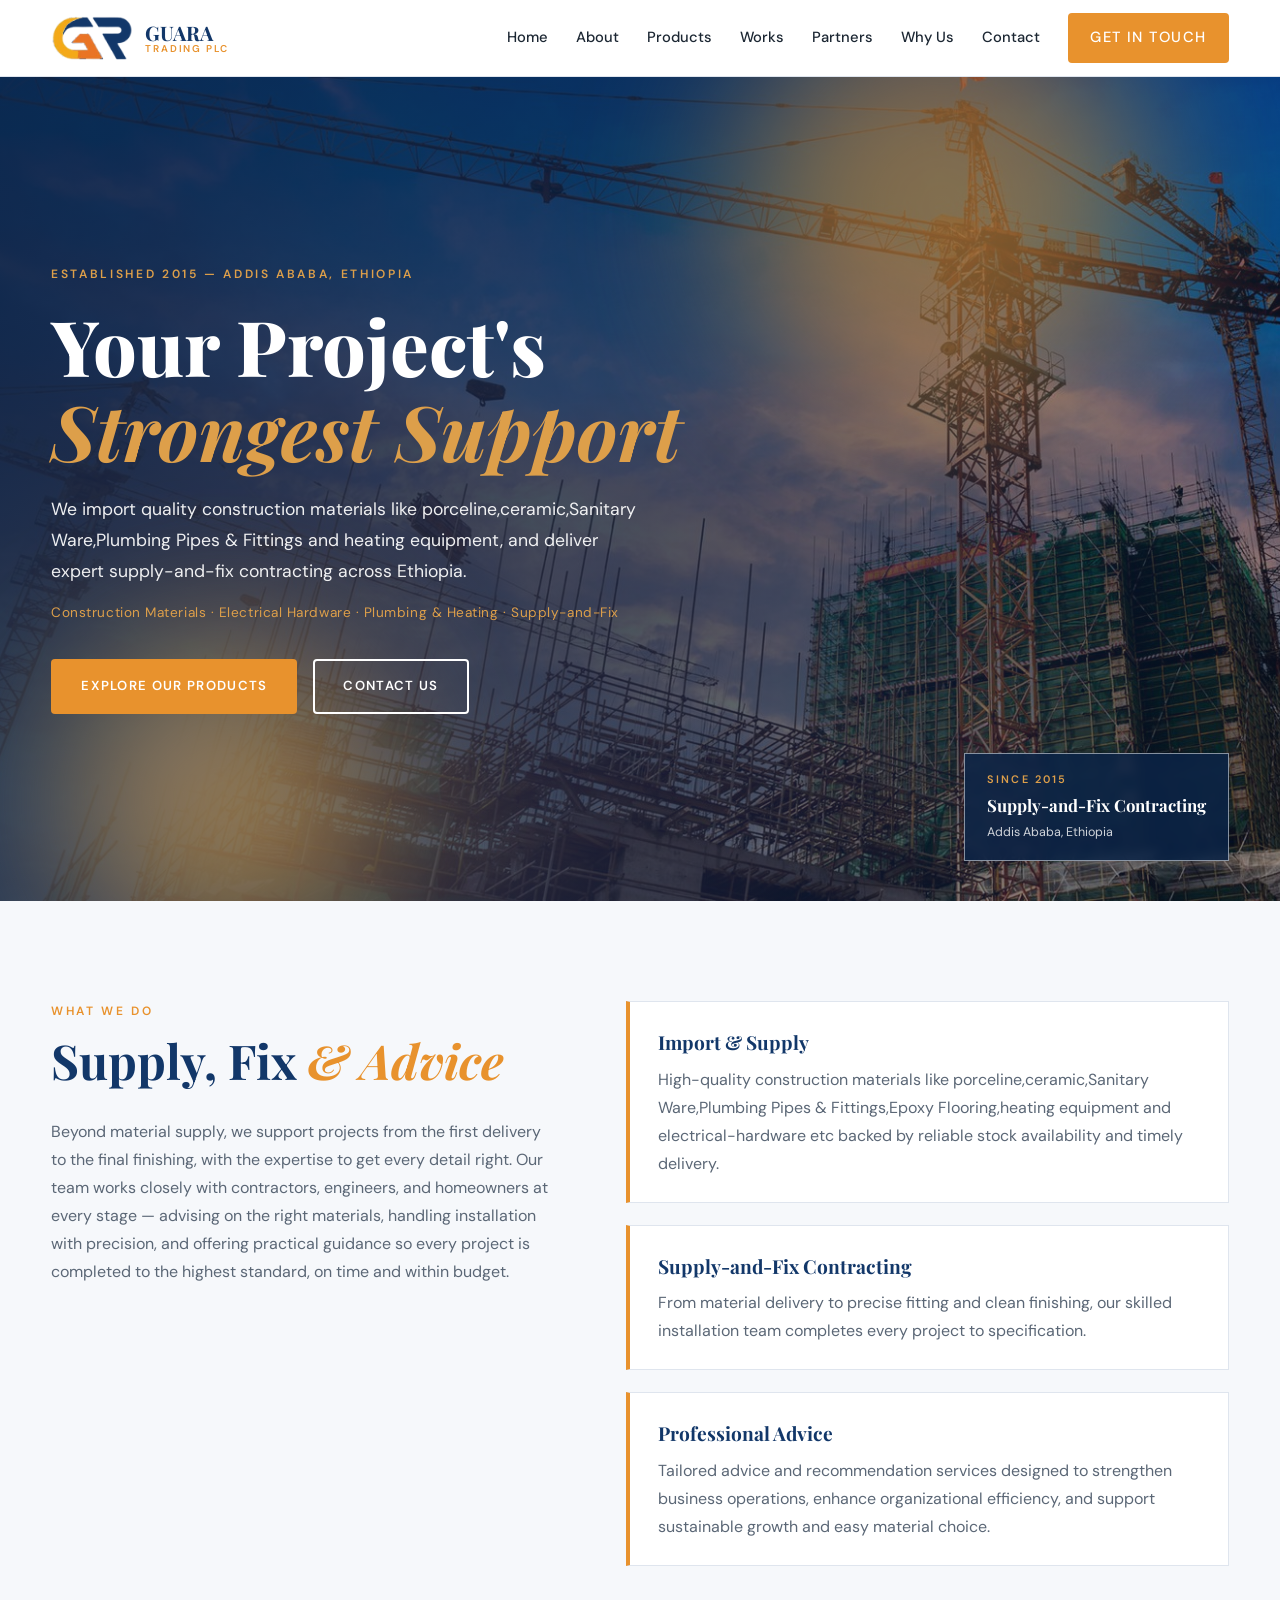
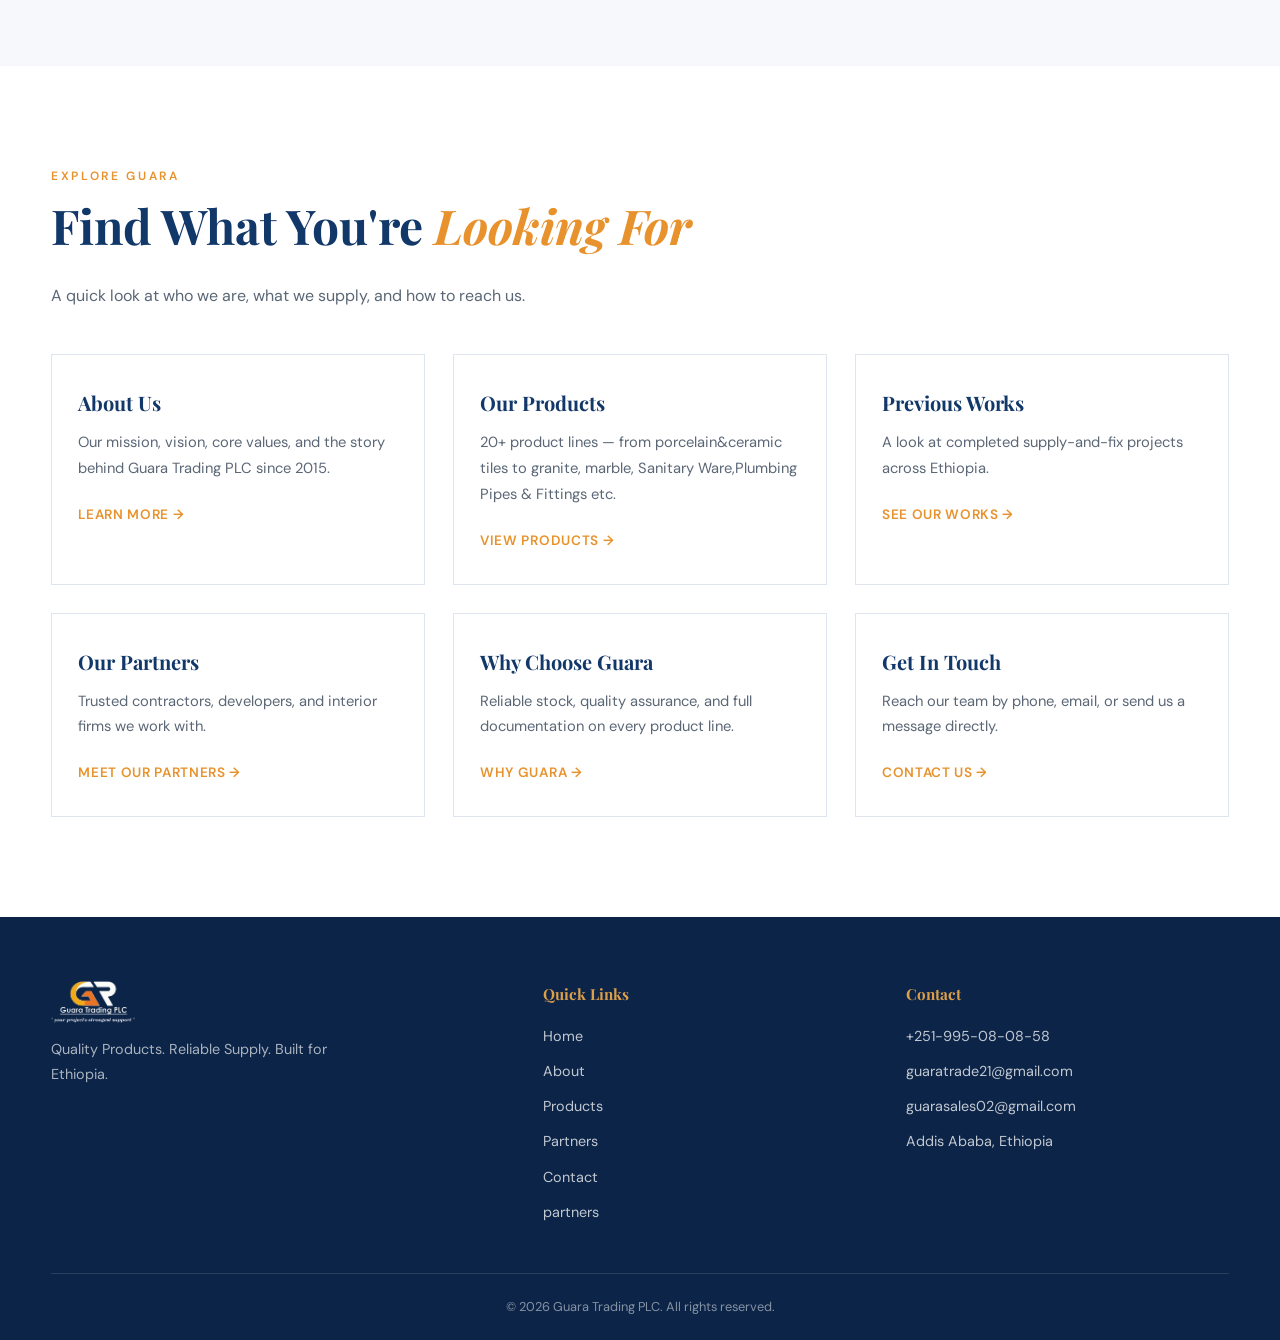
<file: index.html>
<!doctype html>
<html lang="en">
  <head>
    <meta charset="UTF-8" />
    <meta name="viewport" content="width=device-width, initial-scale=1.0" />
    <meta name="color-scheme" content="light" />
    <title>Guara Trading PLC | Your Project's Strongest Support</title>
    <meta
      name="description"
      content="Guara Trading PLC - importer of construction materials, plumbing, electrical hardware, and supply-and-fix contracting in Ethiopia."
    />
    <script>
      document.documentElement.classList.add("js");
    </script>
    <link rel="preconnect" href="https://fonts.googleapis.com" />
    <link rel="preconnect" href="https://fonts.gstatic.com" crossorigin />
    <link
      href="https://fonts.googleapis.com/css2?family=DM+Sans:wght@400;500;600;700&family=Playfair+Display:ital,wght@0,600;0,700;0,800;1,600;1,700&display=swap"
      rel="stylesheet"
    />
    <link rel="stylesheet" href="CSS/style.css" />
  </head>
  <body>
    <!-- ==================== NAVBAR ==================== -->
    <header class="navbar" id="navbar">
      <div class="container navbar__inner">
        <a href="index.html" class="brand">
          <img src="image/logo.png" alt="Guara Trading PLC logo" />
          <span>GUARA <small>TRADING PLC</small></span>
        </a>
        <nav class="menu" id="menu">
          <a href="index.html">Home</a>
          <a href="about.html">About</a>
          <a href="products.html">Products</a>
          <a href="works.html">Works</a>
          <a href="partners.html">Partners</a>
          <a href="why-us.html">Why Us</a>
          <a href="contact.html">Contact</a>
          <a href="contact.html" class="btn btn--primary btn--small"
            >Get in Touch</a
          >
        </nav>
        <button class="menu-toggle" id="menuToggle" aria-label="Open menu">
          &#9776;
        </button>
      </div>
    </header>

    <!-- ==================== HERO ==================== -->
    <section class="hero" id="home">
      <div class="hero__glow hero__glow--1"></div>
      <div class="hero__glow hero__glow--2"></div>
      <div class="container">
        <div class="hero__content">
          <p class="eyebrow eyebrow--light">
            Established 2015 &mdash; Addis Ababa, Ethiopia
          </p>
          <h1>Your Project's <em>Strongest Support</em></h1>
          <p class="hero__text">
            We import quality construction materials like
            porceline,ceramic,Sanitary Ware,Plumbing Pipes & Fittings and
            heating equipment, and deliver expert supply-and-fix contracting
            across Ethiopia.
          </p>
          <p class="hero__tags">
            Construction Materials &middot; Electrical Hardware &middot;
            Plumbing &amp; Heating &middot; Supply-and-Fix
          </p>
          <div class="hero__buttons">
            <a href="products.html" class="btn btn--primary"
              >Explore Our Products</a
            >
            <a href="contact.html" class="btn btn--outline-light">Contact Us</a>
          </div>
        </div>
      </div>
      <div class="hero__badge">
        <span>Since 2015</span>
        <strong>Supply-and-Fix Contracting</strong>
        <small>Addis Ababa, Ethiopia</small>
      </div>
    </section>

    <!-- ==================== WHAT WE DO ==================== -->
    <section class="section section--soft" id="services">
      <div class="container what">
        <div class="reveal">
          <p class="eyebrow">What We Do</p>
          <h2 class="section-title">Supply, Fix <em>&amp; Advice</em></h2>
          <p class="lead">
            Beyond material supply, we support projects from the first delivery
            to the final finishing, with the expertise to get every detail
            right. Our team works closely with contractors, engineers, and
            homeowners at every stage — advising on the right materials,
            handling installation with precision, and offering practical
            guidance so every project is completed to the highest standard, on
            time and within budget.
          </p>
        </div>

        <div class="features reveal">
          <article class="feature">
            <h3>Import &amp; Supply</h3>
            <p>
              High-quality construction materials like
              porceline,ceramic,Sanitary Ware,Plumbing Pipes & Fittings,Epoxy
              Flooring,heating equipment and electrical-hardware etc backed by
              reliable stock availability and timely delivery.
            </p>
          </article>
          <article class="feature">
            <h3>Supply-and-Fix Contracting</h3>
            <p>
              From material delivery to precise fitting and clean finishing, our
              skilled installation team completes every project to
              specification.
            </p>
          </article>
          <article class="feature">
            <h3>Professional Advice</h3>
            <p>
              Tailored advice and recommendation services designed to strengthen
              business operations, enhance organizational efficiency, and
              support sustainable growth and easy material choice.
            </p>
          </article>
        </div>
      </div>
    </section>

    <!-- ==================== EXPLORE SECTIONS (TEASERS) ==================== -->
    <section class="section" id="explore">
      <div class="container">
        <div class="reveal">
          <p class="eyebrow">Explore Guara</p>
          <h2 class="section-title">Find What You're <em>Looking For</em></h2>
          <p class="lead">
            A quick look at who we are, what we supply, and how to reach us.
          </p>
        </div>

        <div class="teaser-grid reveal">
          <article class="teaser-card">
            <h3>About Us</h3>
            <p>
              Our mission, vision, core values, and the story behind Guara
              Trading PLC since 2015.
            </p>
            <a href="about.html">Learn More &rarr;</a>
          </article>

          <article class="teaser-card">
            <h3>Our Products</h3>
            <p>
              20+ product lines — from porcelain&ceramic tiles to granite,
              marble, Sanitary Ware,Plumbing Pipes & Fittings etc.
            </p>
            <a href="products.html">View Products &rarr;</a>
          </article>

          <article class="teaser-card">
            <h3>Previous Works</h3>
            <p>A look at completed supply-and-fix projects across Ethiopia.</p>
            <a href="works.html">See Our Works &rarr;</a>
          </article>

          <article class="teaser-card">
            <h3>Our Partners</h3>
            <p>
              Trusted contractors, developers, and interior firms we work with.
            </p>
            <a href="partners.html">Meet Our Partners &rarr;</a>
          </article>

          <article class="teaser-card">
            <h3>Why Choose Guara</h3>
            <p>
              Reliable stock, quality assurance, and full documentation on every
              product line.
            </p>
            <a href="why-us.html">Why Guara &rarr;</a>
          </article>

          <article class="teaser-card">
            <h3>Get In Touch</h3>
            <p>
              Reach our team by phone, email, or send us a message directly.
            </p>
            <a href="contact.html">Contact Us &rarr;</a>
          </article>
        </div>
      </div>
    </section>

    <!-- ==================== FOOTER ==================== -->
    <footer class="footer">
      <div class="container footer__inner">
        <div class="footer__brand">
          <img src="image/logo-white.png" alt="Guara Trading PLC" />
          <p>Quality Products. Reliable Supply. Built for Ethiopia.</p>
        </div>
        <div class="footer__col">
          <h4>Quick Links</h4>
          <a href="index.html">Home</a>
          <a href="about.html">About</a>
          <a href="products.html">Products</a>
          <a href="partners.html">Partners</a>
          <a href="contact.html">Contact</a>
          <a href="partners.html">partners</a>
        </div>
        <div class="footer__col">
          <h4>Contact</h4>
          <a href="tel:+251995080858">+251-995-08-08-58</a>
          <a href="mailto:guaratrade21@gmail.com">guaratrade21@gmail.com</a>
          <a href="mailto:guarasales02@gmail.com">guarasales02@gmail.com</a>
          <span>Addis Ababa, Ethiopia</span>
        </div>
      </div>
      <div class="footer__bottom">
        <span>&copy; 2026 Guara Trading PLC. All rights reserved.</span>
      </div>
    </footer>

    <script src="JS/main.js"></script>
  </body>
</html>
</file>
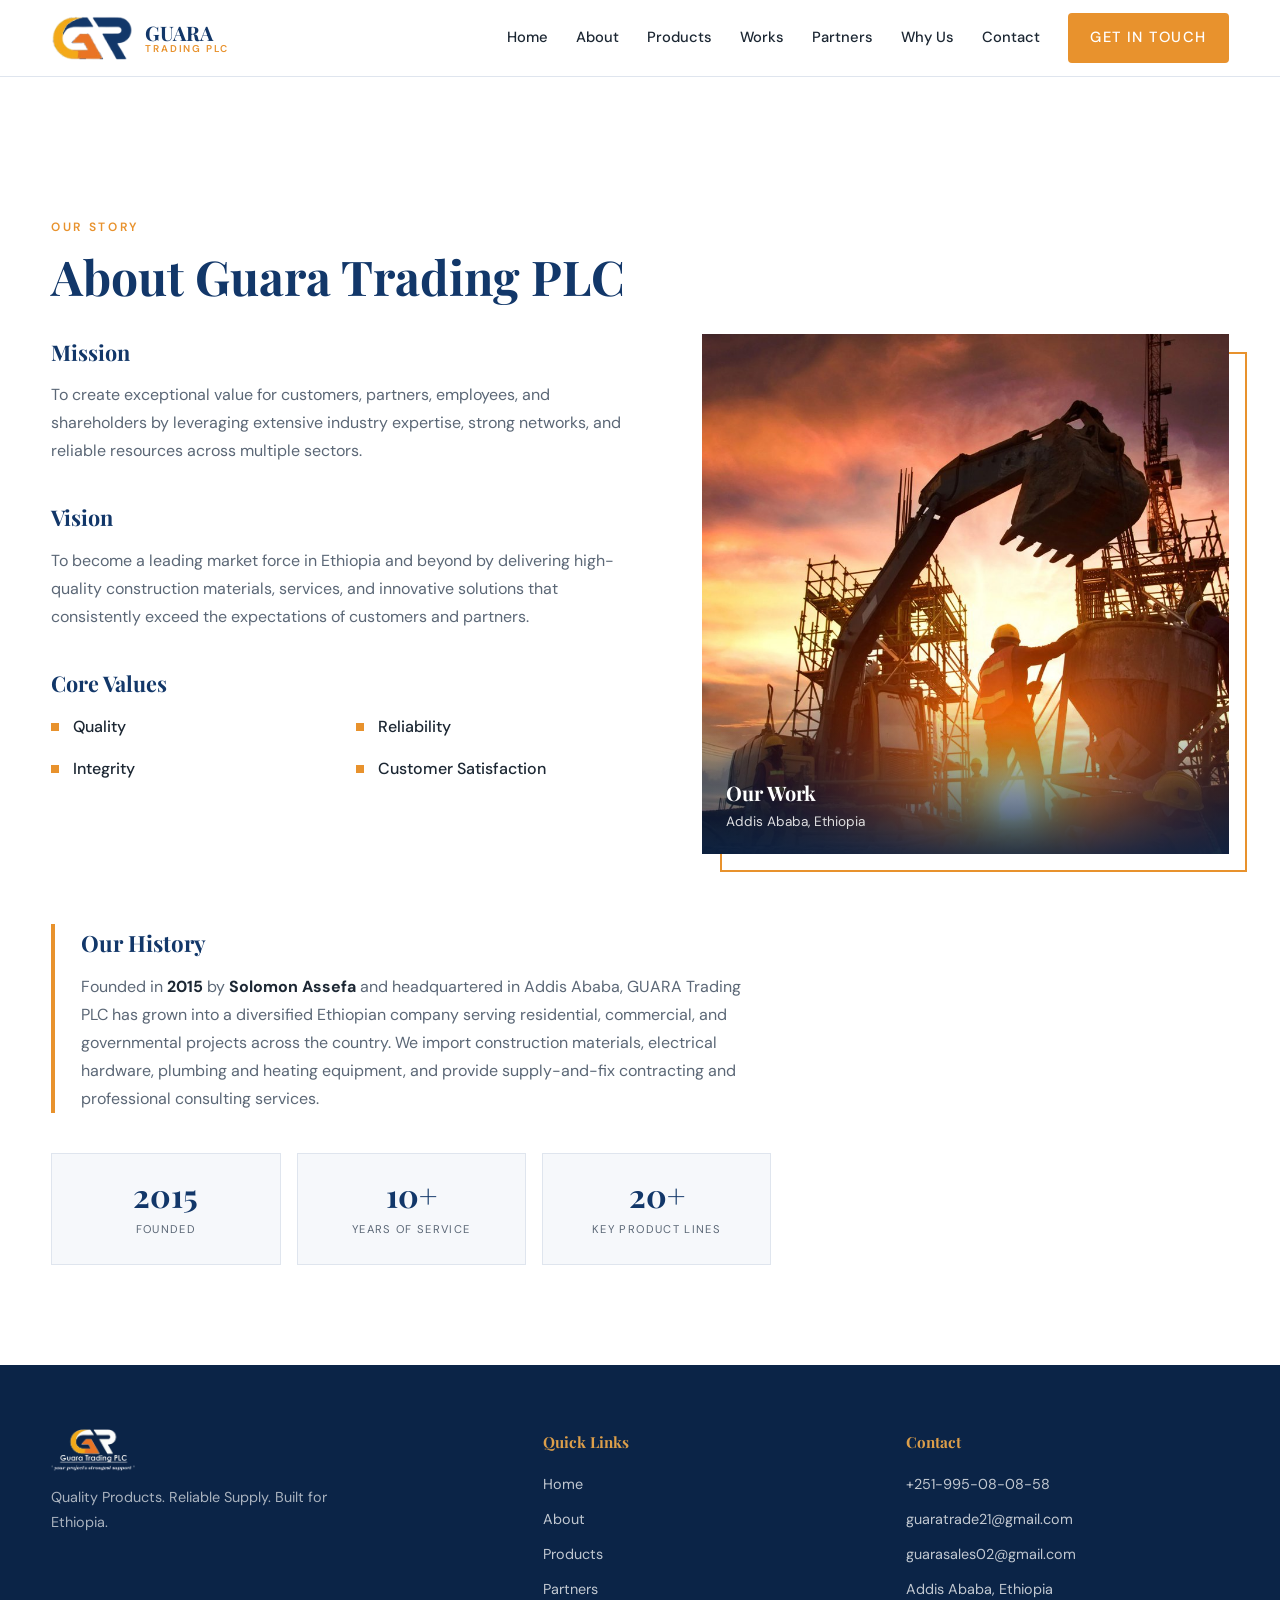
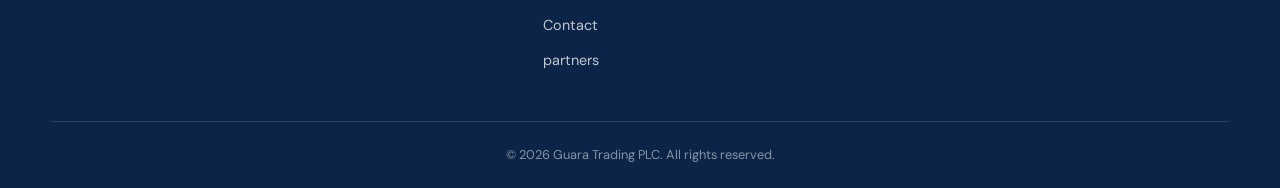
<file: about.html>
<!doctype html>
<html lang="en">
<head>
  <meta charset="UTF-8">
  <meta name="viewport" content="width=device-width, initial-scale=1.0">
  <meta name="color-scheme" content="light">
  <title>About Us | Guara Trading PLC</title>
  <script>document.documentElement.classList.add("js");</script>
  <link rel="preconnect" href="https://fonts.googleapis.com">
  <link rel="preconnect" href="https://fonts.gstatic.com" crossorigin>
  <link href="https://fonts.googleapis.com/css2?family=DM+Sans:wght@400;500;600;700&family=Playfair+Display:ital,wght@0,600;0,700;0,800;1,600;1,700&display=swap" rel="stylesheet">
  <link rel="stylesheet" href="CSS/style.css">
</head>
<body>

  <header class="navbar" id="navbar">
    <div class="container navbar__inner">
      <a href="index.html" class="brand">
        <img src="image/logo.png" alt="Guara Trading PLC logo">
        <span>GUARA <small>TRADING PLC</small></span>
      </a>
      <nav class="menu" id="menu">
        <a href="index.html">Home</a>
        <a href="about.html">About</a>
        <a href="products.html">Products</a>
        <a href="works.html">Works</a>
        <a href="partners.html">Partners</a>
        <a href="why-us.html">Why Us</a>
        <a href="contact.html">Contact</a>
        <a href="contact.html" class="btn btn--primary btn--small">Get in Touch</a>
      </nav>
      <button class="menu-toggle" id="menuToggle" aria-label="Open menu">&#9776;</button>
    </div>
  </header>

  <section class="section" id="about" style="padding-top:140px;">
    <div class="container">
      <div class="reveal">
        <p class="eyebrow">Our Story</p>
        <h2 class="section-title">About Guara Trading PLC</h2>
      </div>

      <div class="about">
        <div class="about__text reveal">
          <h3>Mission</h3>
          <p>To create exceptional value for customers, partners, employees, and shareholders by leveraging extensive industry expertise, strong networks, and reliable resources across multiple sectors.</p>

          <h3>Vision</h3>
          <p>To become a leading market force in Ethiopia and beyond by delivering high-quality construction materials, services, and innovative solutions that consistently exceed the expectations of customers and partners.</p>

          <h3>Core Values</h3>
          <ul class="values">
            <li>Quality</li>
            <li>Reliability</li>
            <li>Integrity</li>
            <li>Customer Satisfaction</li>
          </ul>
        </div>

        <figure class="about__image reveal">
          <img src="image/about.jpg" alt="Guara Trading PLC construction work">
          <figcaption>
            <strong>Our Work</strong>
            <span>Addis Ababa, Ethiopia</span>
          </figcaption>
        </figure>
      </div>

      <div class="history reveal">
        <h3>Our History</h3>
        <p>
          Founded in <b>2015</b> by <b>Solomon Assefa</b> and headquartered in Addis Ababa,
          GUARA Trading PLC has grown into a diversified Ethiopian company serving residential,
          commercial, and governmental projects across the country. We import construction
          materials, electrical hardware, plumbing and heating equipment, and provide
          supply-and-fix contracting and professional consulting services.
        </p>
      </div>

      <div class="stats reveal">
        <div class="stat"><strong>2015</strong><span>Founded</span></div>
        <div class="stat"><strong>10+</strong><span>Years of Service</span></div>
        <div class="stat"><strong>20+</strong><span>Key Product Lines</span></div>
      </div>
    </div>
  </section>

  <footer class="footer">
    <div class="container footer__inner">
      <div class="footer__brand">
        <img src="image/logo-white.png" alt="Guara Trading PLC">
        <p>Quality Products. Reliable Supply. Built for Ethiopia.</p>
      </div>
      <div class="footer__col">
          <h4>Quick Links</h4>
          <a href="index.html">Home</a>
          <a href="about.html">About</a>
          <a href="products.html">Products</a>
          <a href="partners.html">Partners</a>
          <a href="contact.html">Contact</a>
          <a href="partners.html">partners</a>
        </div>
      <div class="footer__col">
        <h4>Contact</h4>
        <a href="tel:+251995080858">+251-995-08-08-58</a>
        <a href="mailto:guaratrade21@gmail.com">guaratrade21@gmail.com</a>
        <a href="mailto:guarasales02@gmail.com">guarasales02@gmail.com</a>
        <span>Addis Ababa, Ethiopia</span>
      </div>
    </div>
    <div class="footer__bottom">
      <span>&copy; 2026 Guara Trading PLC. All rights reserved.</span>
    </div>
  </footer>

  <script src="JS/main.js"></script>
</body>
</html>
</file>
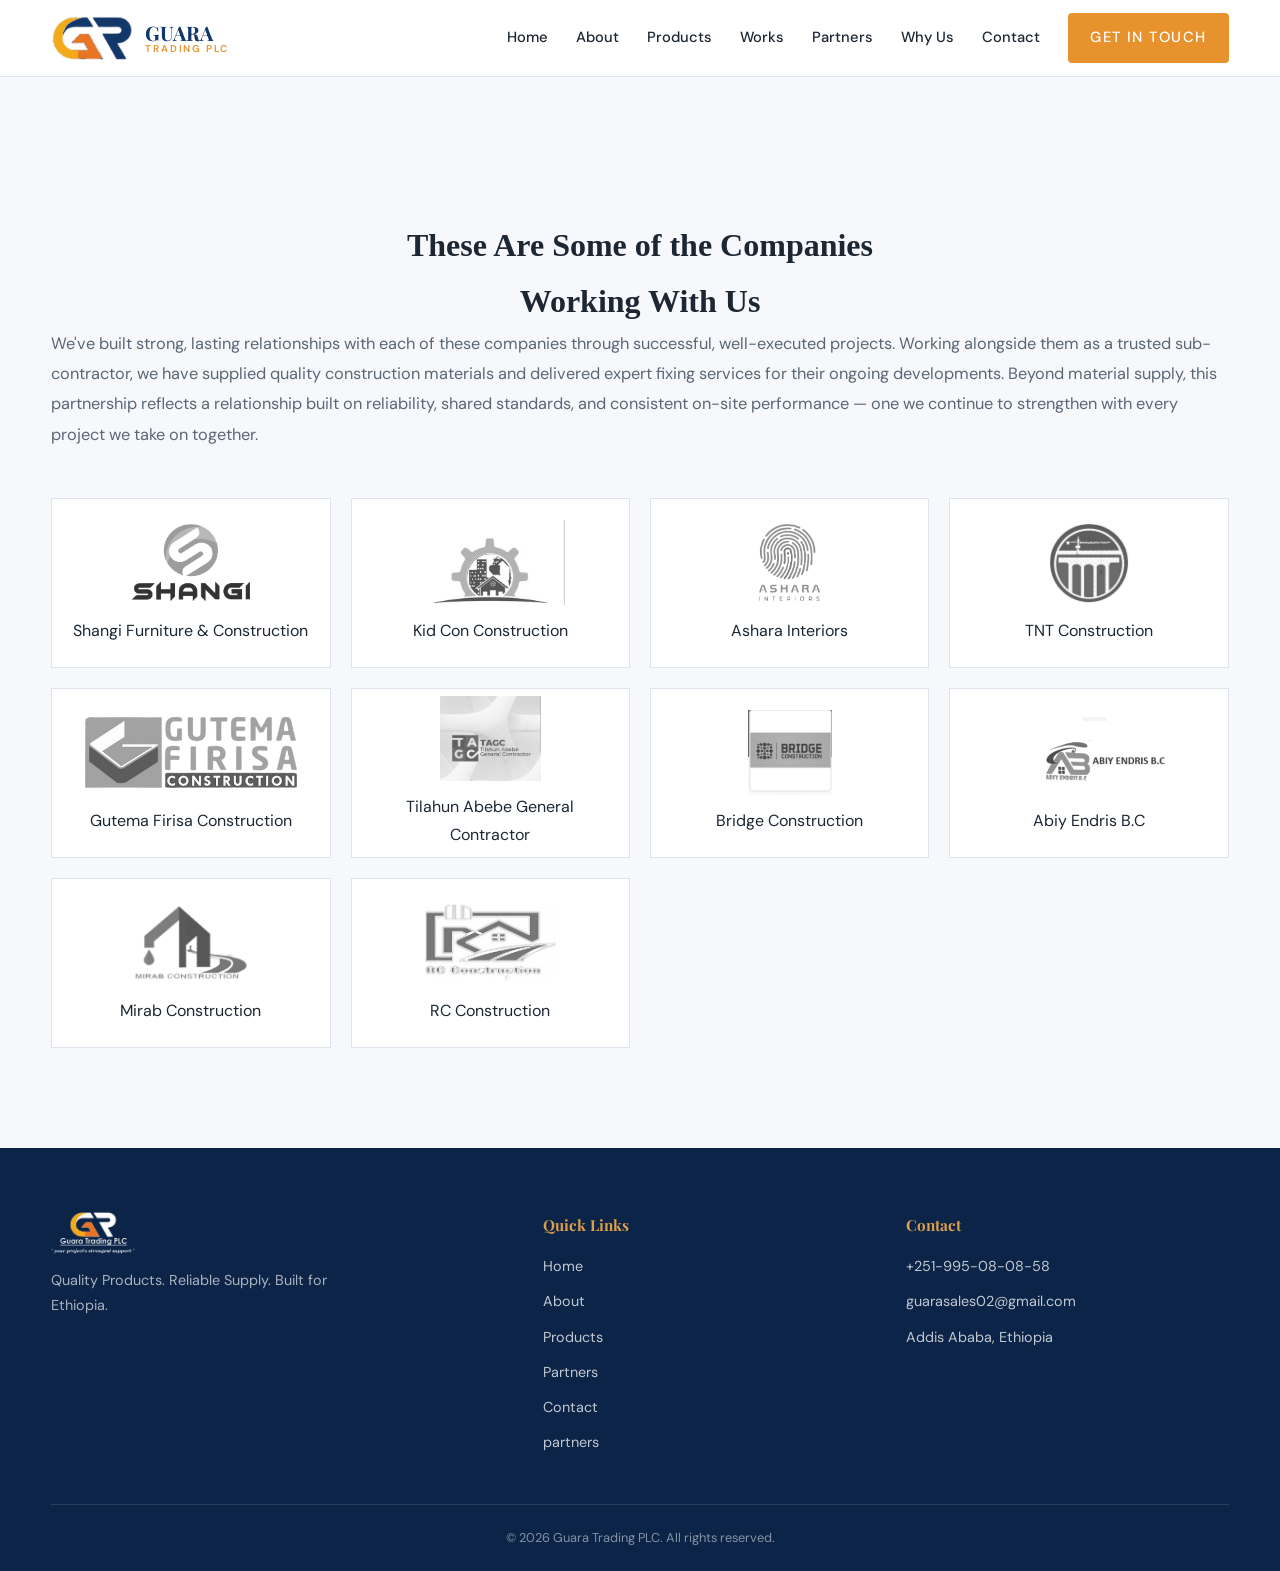
<file: partners.html>
<!doctype html>
<html lang="en">
<head>
  <meta charset="UTF-8">
  <meta name="viewport" content="width=device-width, initial-scale=1.0">
  <meta name="color-scheme" content="light">
  <title>Our Partners | Guara Trading PLC</title>
  <script>document.documentElement.classList.add("js");</script>
  <link rel="preconnect" href="https://fonts.googleapis.com">
  <link rel="preconnect" href="https://fonts.gstatic.com" crossorigin>
  <link href="https://fonts.googleapis.com/css2?family=DM+Sans:wght@400;500;600;700&family=Playfair+Display:ital,wght@0,600;0,700;0,800;1,600;1,700&display=swap" rel="stylesheet">
  <link rel="stylesheet" href="CSS/style.css">
</head>
<body>

  <header class="navbar" id="navbar">
    <div class="container navbar__inner">
      <a href="index.html" class="brand">
        <img src="image/logo.png" alt="Guara Trading PLC logo">
        <span>GUARA <small>TRADING PLC</small></span>
      </a>
      <nav class="menu" id="menu">
        <a href="index.html">Home</a>
        <a href="about.html">About</a>
        <a href="products.html">Products</a>
        <a href="works.html">Works</a>
        <a href="partners.html">Partners</a>
        <a href="why-us.html">Why Us</a>
        <a href="contact.html">Contact</a>
        <a href="contact.html" class="btn btn--primary btn--small">Get in Touch</a>
      </nav>
      <button class="menu-toggle" id="menuToggle" aria-label="Open menu">&#9776;</button>
    </div>
  </header>

  <section class="section section--soft" id="partners" style="padding-top:140px;">
    <div class="container">
           <div class="partners-banner reveal">
  <h2>These Are Some of the Companies<br>Working With Us</h2>
</div>
      <div class="partners-intro reveal">
        <p>
          We've built strong, lasting relationships with each of these companies through
          successful, well-executed projects. Working alongside them as a trusted
          sub-contractor, we have supplied quality construction materials and delivered
          expert fixing services for their ongoing developments. Beyond material supply,
          this partnership reflects a relationship built on reliability, shared standards,
          and consistent on-site performance — one we continue to strengthen with every
          project we take on together.
        </p>
      </div>

             <div class="partners-grid reveal">
        <div class="partner-logo">
          <img src="image/partners/shangi.png" alt="Shangi Furniture & Construction">
          <span class="partner-logo__name">Shangi Furniture &amp; Construction</span>
        </div>
        <div class="partner-logo">
          <img src="image/partners/kidcon.png" alt="Kid Con Construction">
          <span class="partner-logo__name">Kid Con Construction</span>
        </div>
        <div class="partner-logo">
          <img src="image/partners/ashara.png" alt="Ashara Interiors">
          <span class="partner-logo__name">Ashara Interiors</span>
        </div>
        <div class="partner-logo">
          <img src="image/partners/tnt.png" alt="TNT Construction">
          <span class="partner-logo__name">TNT Construction</span>
        </div>
        <div class="partner-logo">
          <img src="image/partners/gutema-firisa.png" alt="Gutema Firisa Construction">
          <span class="partner-logo__name">Gutema Firisa Construction</span>
        </div>
        <div class="partner-logo">
          <img src="image/partners/tagc.png" alt="Tilahun Abebe General Contractor">
          <span class="partner-logo__name">Tilahun Abebe General Contractor</span>
        </div>
        <div class="partner-logo">
          <img src="image/partners/bridge.png" alt="Bridge Construction">
          <span class="partner-logo__name">Bridge Construction</span>
        </div>
        <div class="partner-logo">
          <img src="image/partners/abiy-endris.png" alt="Abiy Endris B.C">
          <span class="partner-logo__name">Abiy Endris B.C</span>
        </div>
        <div class="partner-logo">
  <img src="image/partners/mirab-construction.png" alt="Mirab Construction">
  <span class="partner-logo__name">Mirab Construction</span>
</div>
       <div class="partner-logo">
  <img src="image/partners/rc-construction.png" alt="RC Construction">
  <span class="partner-logo__name">RC Construction</span>
</div>
      </div>
    </div>
  </section>

  <footer class="footer">
    <div class="container footer__inner">
      <div class="footer__brand">
        <img src="image/logo-white.png" alt="Guara Trading PLC">
        <p>Quality Products. Reliable Supply. Built for Ethiopia.</p>
      </div>
      <div class="footer__col">
          <h4>Quick Links</h4>
          <a href="index.html">Home</a>
          <a href="about.html">About</a>
          <a href="products.html">Products</a>
          <a href="partners.html">Partners</a>
          <a href="contact.html">Contact</a>
          <a href="partners.html">partners</a>
        </div>
      <div class="footer__col">
        <h4>Contact</h4>
        <a href="tel:+251995080858">+251-995-08-08-58</a>
       <a href="mailto:guarasales02@gmail.com">guarasales02@gmail.com</a>
        <span>Addis Ababa, Ethiopia</span>
      </div>
    </div>
    <div class="footer__bottom">
      <span>&copy; 2026 Guara Trading PLC. All rights reserved.</span>
    </div>
  </footer>

  <script src="JS/main.js"></script>
</body>
</html>
</file>
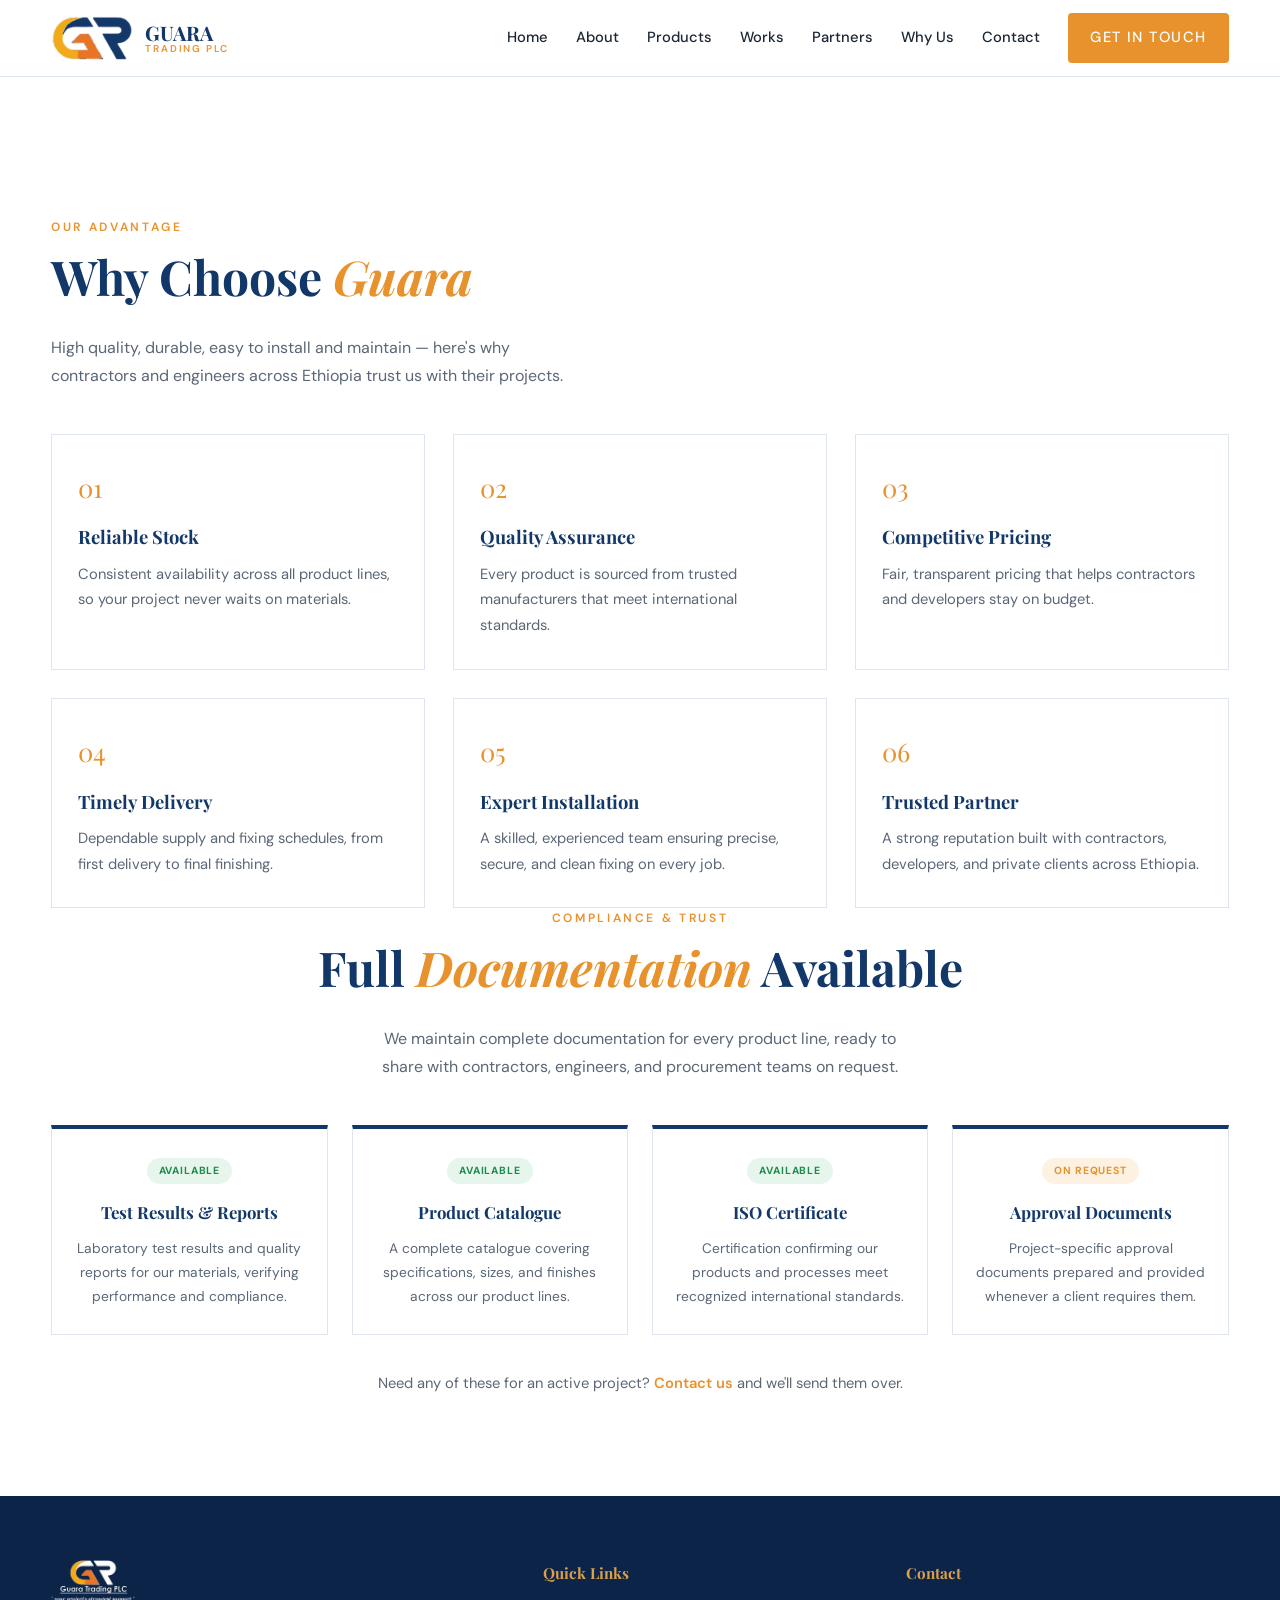
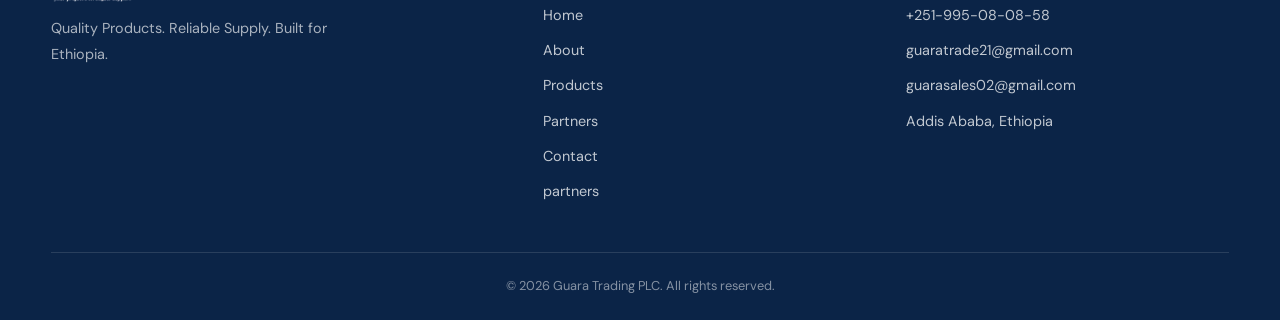
<file: why-us.html>
<!doctype html>
<html lang="en">
<head>
  <meta charset="UTF-8">
  <meta name="viewport" content="width=device-width, initial-scale=1.0">
  <meta name="color-scheme" content="light">
  <title>Why Choose Us | Guara Trading PLC</title>
  <script>document.documentElement.classList.add("js");</script>
  <link rel="preconnect" href="https://fonts.googleapis.com">
  <link rel="preconnect" href="https://fonts.gstatic.com" crossorigin>
  <link href="https://fonts.googleapis.com/css2?family=DM+Sans:wght@400;500;600;700&family=Playfair+Display:ital,wght@0,600;0,700;0,800;1,600;1,700&display=swap" rel="stylesheet">
  <link rel="stylesheet" href="CSS/style.css">
</head>
<body>

  <header class="navbar" id="navbar">
    <div class="container navbar__inner">
      <a href="index.html" class="brand">
        <img src="image/logo.png" alt="Guara Trading PLC logo">
        <span>GUARA <small>TRADING PLC</small></span>
      </a>
      <nav class="menu" id="menu">
        <a href="index.html">Home</a>
        <a href="about.html">About</a>
        <a href="products.html">Products</a>
        <a href="works.html">Works</a>
        <a href="partners.html">Partners</a>
        <a href="why-us.html">Why Us</a>
        <a href="contact.html">Contact</a>
        <a href="contact.html" class="btn btn--primary btn--small">Get in Touch</a>
      </nav>
      <button class="menu-toggle" id="menuToggle" aria-label="Open menu">&#9776;</button>
    </div>
  </header>

  <section class="section" id="why-us" style="padding-top:140px;">
    <div class="container">
      <div class="reveal">
        <p class="eyebrow">Our Advantage</p>
        <h2 class="section-title">Why Choose <em>Guara</em></h2>
        <p class="lead">High quality, durable, easy to install and maintain — here's why contractors and engineers across Ethiopia trust us with their projects.</p>
      </div>

      <div class="why-grid">
        <article class="why-card reveal">
          <span class="why-card__num">01</span>
          <h3>Reliable Stock</h3>
          <p>Consistent availability across all product lines, so your project never waits on materials.</p>
        </article>
        <article class="why-card reveal">
          <span class="why-card__num">02</span>
          <h3>Quality Assurance</h3>
          <p>Every product is sourced from trusted manufacturers that meet international standards.</p>
        </article>
        <article class="why-card reveal">
          <span class="why-card__num">03</span>
          <h3>Competitive Pricing</h3>
          <p>Fair, transparent pricing that helps contractors and developers stay on budget.</p>
        </article>
        <article class="why-card reveal">
          <span class="why-card__num">04</span>
          <h3>Timely Delivery</h3>
          <p>Dependable supply and fixing schedules, from first delivery to final finishing.</p>
        </article>
        <article class="why-card reveal">
          <span class="why-card__num">05</span>
          <h3>Expert Installation</h3>
          <p>A skilled, experienced team ensuring precise, secure, and clean fixing on every job.</p>
        </article>
        <article class="why-card reveal">
          <span class="why-card__num">06</span>
          <h3>Trusted Partner</h3>
          <p>A strong reputation built with contractors, developers, and private clients across Ethiopia.</p>
        </article>
      </div>

      <div class="reveal docs__head">
        <p class="eyebrow">Compliance &amp; Trust</p>
        <h3 class="section-title">Full <em>Documentation</em> Available</h3>
        <p class="lead">We maintain complete documentation for every product line, ready to share with contractors, engineers, and procurement teams on request.</p>
      </div>

      <div class="docs-grid reveal">
        <div class="doc-card">
          <span class="doc-card__badge">Available</span>
          <h3>Test Results &amp; Reports</h3>
          <p>Laboratory test results and quality reports for our materials, verifying performance and compliance.</p>
        </div>
        <div class="doc-card">
          <span class="doc-card__badge">Available</span>
          <h3>Product Catalogue</h3>
          <p>A complete catalogue covering specifications, sizes, and finishes across our product lines.</p>
        </div>
        <div class="doc-card">
          <span class="doc-card__badge">Available</span>
          <h3>ISO Certificate</h3>
          <p>Certification confirming our products and processes meet recognized international standards.</p>
        </div>
        <div class="doc-card">
          <span class="doc-card__badge doc-card__badge--request">On Request</span>
          <h3>Approval Documents</h3>
          <p>Project-specific approval documents prepared and provided whenever a client requires them.</p>
        </div>
      </div>

      <p class="docs-note reveal">
        Need any of these for an active project? <a href="contact.html">Contact us</a> and we'll send them over.
      </p>
    </div>
  </section>

  <footer class="footer">
    <div class="container footer__inner">
      <div class="footer__brand">
        <img src="image/logo-white.png" alt="Guara Trading PLC">
        <p>Quality Products. Reliable Supply. Built for Ethiopia.</p>
      </div>
      <div class="footer__col">
          <h4>Quick Links</h4>
          <a href="index.html">Home</a>
          <a href="about.html">About</a>
          <a href="products.html">Products</a>
          <a href="partners.html">Partners</a>
          <a href="contact.html">Contact</a>
          <a href="partners.html">partners</a>
        </div>
      <div class="footer__col">
        <h4>Contact</h4>
        <a href="tel:+251995080858">+251-995-08-08-58</a>
        <a href="mailto:guaratrade21@gmail.com">guaratrade21@gmail.com</a>
        <a href="mailto:guarasales02@gmail.com">guarasales02@gmail.com</a>
        <span>Addis Ababa, Ethiopia</span>
      </div>
    </div>
    <div class="footer__bottom">
      <span>&copy; 2026 Guara Trading PLC. All rights reserved.</span>
    </div>
  </footer>

  <script src="JS/main.js"></script>
</body>
</html>
</file>
<file: CSS/style.css>
/* ==================== VARIABLES ==================== */
:root {
  --navy: #123769;
  --navy-dark: #0b2447;
  --orange: #e8922d;
  --gold: #dd9f4a;
  --bg: #ffffff;
  --bg-soft: #f6f8fb;
  --text: #1c2733;
  --muted: #5b6776;
  --border: #dfe5ee;
  --font-head: "Playfair Display", Georgia, serif;
  --font-body: "DM Sans", Arial, sans-serif;
}

/* ==================== BASE ==================== */
* {
  box-sizing: border-box;
  margin: 0;
  padding: 0;
}

html {
  scroll-behavior: smooth;
  scroll-padding-top: 80px;
}

body {
  font-family: var(--font-body);
  color: var(--text);
  background: var(--bg);
  line-height: 1.75;
}

img {
  max-width: 100%;
  display: block;
}
a {
  text-decoration: none;
  color: inherit;
}
ul {
  list-style: none;
}

.container {
  width: min(1180px, 92%);
  margin-inline: auto;
}

.section {
  padding: 100px 0;
  overflow-x: clip;
}
.section--soft {
  background: var(--bg-soft);
}

.section-title {
  font-family: var(--font-head);
  font-weight: 700;
  font-size: clamp(2rem, 4vw, 3rem);
  color: var(--navy);
  line-height: 1.2;
  margin: 10px 0 28px;
}
.section-title em {
  color: var(--orange);
}

.eyebrow {
  font-size: 0.75rem;
  letter-spacing: 0.22em;
  text-transform: uppercase;
  font-weight: 600;
  color: var(--orange);
}
.eyebrow--light {
  color: var(--gold);
}

.lead {
  color: var(--muted);
  max-width: 520px;
}

/* ==================== SCROLL ANIMATION ==================== */
.js .reveal {
  opacity: 0;
  transform: translateY(28px);
  transition:
    opacity 0.8s ease,
    transform 0.8s ease;
}
.js .reveal.visible {
  opacity: 1;
  transform: none;
}

@media (prefers-reduced-motion: reduce) {
  .js .reveal {
    opacity: 1;
    transform: none;
    transition: none;
  }
}

/* ==================== BUTTONS ==================== */
.btn {
  display: inline-block;
  padding: 14px 28px;
  font-size: 0.82rem;
  font-weight: 600;
  letter-spacing: 0.1em;
  text-transform: uppercase;
  border-radius: 4px;
  border: 2px solid transparent;
  transition: 0.25s;
  cursor: pointer;
}
.btn--primary {
  background: var(--orange);
  color: #fff;
}
.btn--primary:hover {
  background: #cf7f1c;
}
.btn--outline-light {
  border-color: #fff;
  color: #fff;
}
.btn--outline-light:hover {
  background: #fff;
  color: var(--navy);
}
.btn--small {
  padding: 10px 20px;
  font-size: 0.75rem;
}

/* ==================== NAVBAR ==================== */
.navbar {
  position: sticky;
  top: 0;
  z-index: 100;
  background: rgba(255, 255, 255, 0.96);
  backdrop-filter: blur(8px);
  border-bottom: 1px solid var(--border);
  transition: box-shadow 0.3s;
}
.navbar.scrolled {
  box-shadow: 0 4px 20px rgba(11, 36, 71, 0.08);
}

.navbar__inner {
  display: flex;
  align-items: center;
  justify-content: space-between;
  height: 76px;
}

.brand {
  display: flex;
  align-items: center;
  gap: 12px;
  font-family: var(--font-head);
  font-weight: 700;
  font-size: 1.25rem;
  color: var(--navy);
  line-height: 1.1;
}
.brand img {
  height: 44px;
  width: auto;
}
.brand small {
  display: block;
  font-family: var(--font-body);
  font-size: 0.62rem;
  letter-spacing: 0.18em;
  color: var(--orange);
  font-weight: 600;
}

.menu {
  display: flex;
  align-items: center;
  gap: 28px;
}
.menu a {
  font-size: 0.92rem;
  font-weight: 500;
  transition: color 0.2s;
}
.menu a:hover {
  color: var(--orange);
}
.menu .btn--primary,
.menu .btn--primary:hover {
  color: #fff;
}

.menu-toggle {
  display: none;
  background: none;
  border: 0;
  font-size: 1.8rem;
  color: var(--navy);
  cursor: pointer;
}

/* ==================== HERO ==================== */
.hero {
  position: relative;
  min-height: calc(100vh - 76px);
  display: flex;
  align-items: center;
  color: #fff;
  overflow: hidden;
  background-color: var(--navy-dark);
}

.hero::before {
  content: "";
  position: absolute;
  inset: 0;
  background:
    linear-gradient(
      105deg,
      rgba(11, 36, 71, 0.92) 0%,
      rgba(11, 36, 71, 0.75) 50%,
      rgba(11, 36, 71, 0.35) 100%
    ),
    url("../image/hero.jpg") center / cover no-repeat;
  animation: heroZoom 7s ease-in-out infinite alternate;
  z-index: 0;
}

@keyframes heroZoom {
  from {
    transform: scale(1);
  }
  to {
    transform: scale(1.15);
  }
}

.hero__glow {
  position: absolute;
  z-index: 1;
  pointer-events: none;
  border-radius: 50%;
  filter: blur(80px);
  opacity: 0.55;
}
.hero__glow--1 {
  width: 420px;
  height: 420px;
  top: -80px;
  right: 10%;
  background: var(--orange);
  animation: glowFloat1 6s ease-in-out infinite;
}
.hero__glow--2 {
  width: 320px;
  height: 320px;
  bottom: -60px;
  left: 5%;
  background: var(--gold);
  animation: glowFloat2 7s ease-in-out infinite;
}

@keyframes glowFloat1 {
  0%,
  100% {
    transform: translate(0, 0) scale(1);
  }
  50% {
    transform: translate(-40px, 30px) scale(1.15);
  }
}
@keyframes glowFloat2 {
  0%,
  100% {
    transform: translate(0, 0) scale(1);
  }
  50% {
    transform: translate(30px, -25px) scale(1.1);
  }
}

.hero .container,
.hero__badge {
  position: relative;
  z-index: 2;
}

@media (prefers-reduced-motion: reduce) {
  .hero::before {
    animation: none;
  }
  .hero__glow--1,
  .hero__glow--2 {
    animation: none;
  }
}

.hero__content {
  max-width: 760px;
  padding: 80px 0;
}

.hero h1 {
  font-family: var(--font-head);
  font-weight: 800;
  font-size: clamp(2.6rem, 6vw, 4.8rem);
  line-height: 1.1;
  margin: 18px 0 22px;
}
.hero h1 em {
  color: var(--gold);
  font-style: italic;
  font-weight: 700;
}

.hero__text {
  font-size: 1.1rem;
  max-width: 600px;
  opacity: 0.92;
  margin-bottom: 14px;
}
.hero__tags {
  font-size: 0.85rem;
  letter-spacing: 0.04em;
  color: var(--gold);
  margin-bottom: 34px;
}
.hero__buttons {
  display: flex;
  flex-wrap: wrap;
  gap: 16px;
}

.hero__badge {
  position: absolute;
  right: 4%;
  bottom: 40px;
  display: flex;
  flex-direction: column;
  gap: 2px;
  padding: 16px 22px;
  background: rgba(11, 36, 71, 0.85);
  border: 1px solid rgba(255, 255, 255, 0.5);
  backdrop-filter: blur(4px);
}
.hero__badge span {
  font-size: 0.68rem;
  letter-spacing: 0.2em;
  text-transform: uppercase;
  color: var(--gold);
  font-weight: 600;
}
.hero__badge strong {
  font-family: var(--font-head);
  font-size: 1.05rem;
}
.hero__badge small {
  font-size: 0.78rem;
  opacity: 0.8;
}

/* ==================== ABOUT ==================== */
.about {
  display: grid;
  grid-template-columns: 1.1fr 1fr;
  gap: 72px;
  align-items: start;
  margin-top: 20px;
}

.about__text h3 {
  font-family: var(--font-head);
  color: var(--navy);
  font-size: 1.35rem;
  margin: 0 0 10px;
}
.about__text p {
  color: var(--muted);
  margin-bottom: 34px;
}

.values {
  display: grid;
  grid-template-columns: 1fr 1fr;
  gap: 14px 30px;
}
.values li {
  position: relative;
  padding-left: 22px;
  font-weight: 500;
}
.values li::before {
  content: "";
  position: absolute;
  left: 0;
  top: 0.65em;
  width: 8px;
  height: 8px;
  background: var(--orange);
}

.about__image {
  position: relative;
  margin: 0;
}
.about__image::before {
  content: "";
  position: absolute;
  top: 18px;
  left: 18px;
  right: -18px;
  bottom: -18px;
  border: 2px solid var(--orange);
}
.about__image img {
  position: relative;
  width: 100%;
  height: 520px;
  object-fit: cover;
  background: var(--bg-soft);
}
.about__image figcaption {
  position: absolute;
  left: 0;
  right: 0;
  bottom: 0;
  display: flex;
  flex-direction: column;
  padding: 70px 24px 20px;
  color: #fff;
  background: linear-gradient(transparent, rgba(11, 36, 71, 0.88));
}
.about__image figcaption strong {
  font-family: var(--font-head);
  font-size: 1.25rem;
}
.about__image figcaption span {
  font-size: 0.85rem;
  opacity: 0.85;
}

.history {
  max-width: 720px;
  margin-top: 70px;
  padding-left: 26px;
  border-left: 4px solid var(--orange);
}
.history h3 {
  font-family: var(--font-head);
  color: var(--navy);
  font-size: 1.4rem;
  margin-bottom: 10px;
}
.history p {
  color: var(--muted);
}
.history b {
  color: var(--text);
}

.stats {
  display: grid;
  grid-template-columns: repeat(3, 1fr);
  gap: 16px;
  max-width: 720px;
  margin-top: 40px;
}
.stat {
  border: 1px solid var(--border);
  background: var(--bg-soft);
  padding: 22px 10px;
  text-align: center;
}
.stat strong {
  display: block;
  font-family: var(--font-head);
  font-size: 2rem;
  color: var(--navy);
  line-height: 1.2;
}
.stat span {
  font-size: 0.7rem;
  letter-spacing: 0.12em;
  text-transform: uppercase;
  color: var(--muted);
}

/* ==================== WHAT WE DO ==================== */
.what {
  display: grid;
  grid-template-columns: 1fr 1.2fr;
  gap: 72px;
  align-items: start;
}

.features {
  display: flex;
  flex-direction: column;
  gap: 22px;
}
.feature {
  background: #fff;
  border: 1px solid var(--border);
  border-left: 4px solid var(--orange);
  padding: 24px 28px;
}
.feature h3 {
  font-family: var(--font-head);
  color: var(--navy);
  font-size: 1.2rem;
  margin-bottom: 6px;
}
.feature p {
  color: var(--muted);
}
/* ==================== PRODUCTS ==================== */
.products-banner {
  position: relative;
  margin-top: 28px;
  border-radius: 14px;
  overflow: hidden;
  border: 1px solid var(--border);
}
.products-banner__img {
  width: 100%;
  height: 420px;
  object-fit: cover;
  display: block;
  transition: transform 0.5s ease;
}
.products-banner:hover .products-banner__img {
  transform: scale(1.04);
}
.products-banner::before {
  content: "";
  position: absolute;
  inset: 0;
  z-index: 1;
  background: linear-gradient(
    105deg,
    rgba(11, 36, 71, 0.88) 0%,
    rgba(11, 36, 71, 0.55) 45%,
    rgba(11, 36, 71, 0.15) 100%
  );
}
.products-banner__shine {
  position: absolute;
  inset: 0;
  z-index: 2;
  pointer-events: none;
  mix-blend-mode: overlay;
  background: linear-gradient(
    115deg,
    transparent 20%,
    rgba(255, 255, 255, 0.4) 35%,
    rgba(255, 255, 255, 0.05) 50%,
    transparent 65%
  );
  background-size: 250% 250%;
  animation: bannerShine 5s ease-in-out infinite;
}
@keyframes bannerShine {
  0% {
    background-position: 200% 0%;
  }
  50% {
    background-position: 0% 100%;
  }
  100% {
    background-position: 200% 0%;
  }
}
.products-banner__overlay {
  position: absolute;
  inset: 0;
  z-index: 3;
  display: flex;
  flex-direction: column;
  justify-content: center;
  padding: 0 48px;
  color: #fff;
}
.products-banner__title {
  font-family: var(--font-head);
  font-weight: 800;
  font-size: clamp(2rem, 4.5vw, 3.2rem);
  line-height: 1.15;
  margin-top: 10px;
}
.products-banner__title em {
  color: var(--gold);
  font-style: italic;
}
.products-lead {
  max-width: 820px;
  margin: 28px auto 0;
  text-align: center;
  font-size: 1.05rem;
}
@media (prefers-reduced-motion: reduce) {
  .products-banner__shine {
    animation: none;
  }
}
@media (max-width: 900px) {
  .products-banner__img {
    height: 300px;
  }
  .products-banner__overlay {
    padding: 0 24px;
  }
}
.products-grid {
  margin-top: 44px;
  display: grid;
  grid-template-columns: repeat(3, 1fr);
  gap: 28px;
}
@media (min-width: 901px) {
  .product-card--standalone {
    grid-column: 1 / -1;
  }
  .product-card--standalone .product-card__img {
    height: 420px;
  }
}

.product-card {
  background: #fff;
  border: 1px solid var(--border);
  border-radius: 10px;
  overflow: hidden;
  cursor: pointer;
  transition:
    transform 0.3s,
    box-shadow 0.3s,
    border-color 0.3s;
}
.product-card:hover {
  transform: translateY(-8px);
  box-shadow: 0 24px 46px rgba(11, 36, 71, 0.18);
  border-color: var(--orange);
}

.product-card__img {
  position: relative;
  height: 210px;
  overflow: hidden;
  background: linear-gradient(135deg, #eef2f8, #dde6f0);
}
.product-card__img img {
  width: 100%;
  height: 100%;
  object-fit: cover;
  transition: transform 0.5s ease;
}
.product-card:hover .product-card__img img {
  transform: scale(1.1);
}

.product-card__img::after {
  content: "";
  position: absolute;
  inset: 0;
  background: linear-gradient(to top, rgba(11, 36, 71, 0.35), transparent 55%);
  opacity: 0;
  transition: opacity 0.3s;
}
.product-card:hover .product-card__img::after {
  opacity: 1;
}

.product-card__body {
  padding: 22px 24px 26px;
}
.product-card__body h3 {
  font-family: var(--font-head);
  color: var(--navy);
  font-size: 1.15rem;
  margin-bottom: 8px;
}
.product-card__body p {
  color: var(--muted);
  font-size: 0.92rem;
  margin-bottom: 16px;
}

.tags {
  display: flex;
  flex-wrap: wrap;
  gap: 8px;
}
.tags span {
  font-size: 0.7rem;
  font-weight: 600;
  letter-spacing: 0.04em;
  padding: 5px 10px;
  border: 1px solid var(--border);
  color: var(--navy);
  background: var(--bg-soft);
}

/* ==================== PARTNERS ==================== */
.partners-banner h2 {
  font-family: "Times New Roman", Times, serif;
  font-size: 32px;
  font-weight: bold;
  text-align: center;
}
.partners__head {
  text-align: center;
}
.partners__head .lead {
  margin-inline: auto;
}
.partners__head .eyebrow {
  display: block;
}

.partners-grid {
  margin-top: 48px;
  display: grid;
  grid-template-columns: repeat(4, 1fr);
  gap: 20px;
}

.partner-logo {
  height: 170px;
  display: flex;
  flex-direction: column;
  align-items: center;
  justify-content: center;
  gap: 12px;
  background: #fff;
  border: 1px solid var(--border);
  padding: 20px;
  text-align: center;
  transition: 0.25s;
}
.partner-logo img {
  max-height: 85px;
  max-width: 100%;
  object-fit: contain;
  filter: grayscale(100%);
  opacity: 0.8;
  transition: 0.25s;
}
.partner-logo:hover { border-color: var(--orange); box-shadow: 0 14px 28px rgba(11,36,71,0.1); }
.partner-logo:hover img { filter: none; opacity: 1; }

.partner-logo--text-only { gap: 8px; }
.partner-logo__text-mark {
  font-family: var(--font-head);
  font-weight: 800;
  font-style: italic;
  font-size: 1.3rem;
  color: var(--navy);
  filter: grayscale(100%);
  opacity: 0.8;
  transition: 0.25s;
}
.partner-logo--text-only:hover .partner-logo__text-mark { filter: none; opacity: 1; color: var(--orange); }
.partner-logo--text-only .partner-logo__name { display: none; }
}.partners-intro {
  max-width: 760px;
  margin: 0 auto 50px;
  padding: 30px 34px;
  background: #fff;
  border: 1px solid var(--border);
  border-left: 4px solid var(--orange);
  text-align: center;
}
.partners-intro p {
  color: var(--muted);
  font-size: 1.02rem;
  line-height: 1.85;
}
/* ==================== PREVIOUS WORKS ==================== */
.works-grid {
  margin-top: 44px;
  display: grid;
 grid-template-columns: repeat(2, 1fr);
  gap: 28px;
}

.work-card {
  background: #fff;
  border: 1px solid var(--border);
  overflow: hidden;
  transition:
    transform 0.25s,
    box-shadow 0.25s;
}
.work-card:hover {
  transform: translateY(-6px);
  box-shadow: 0 18px 34px rgba(11, 36, 71, 0.12);
}

.work-card__img { height: 320px; overflow: hidden; background: var(--bg-soft); position: relative; }
.work-card__img img {
  width: 112%;
  height: 100%;
  object-fit: cover;
  margin-left: -6%;
  animation: imageSway 7s ease-in-out infinite;
}
.work-card:hover .work-card__img img { animation-play-state: paused; transform: scale(1.08); transition: transform 0.4s; }

.work-card__img video {
  width: 100%;
  height: 100%;
  object-fit: cover;
  display: block;
  transition: transform 0.5s ease;
}
.work-card--video:hover .work-card__img video { transform: scale(1.1); }

.work-card--video .work-card__img::after {
  content: "";
  position: absolute;
  top: 14px;
  right: 14px;
  width: 10px;
  height: 10px;
  border-radius: 50%;
  background: var(--orange);
  box-shadow: 0 0 0 4px rgba(232,146,45,0.3);
  animation: liveDot 1.6s ease-in-out infinite;
}
@keyframes liveDot {
  0%, 100% { opacity: 1; }
  50% { opacity: 0.4; }
} 

@keyframes imageSway {
  0%, 100% { transform: translateX(0); }
  50% { transform: translateX(-5%); }
}

@media (prefers-reduced-motion: reduce) {
  .work-card__img img { animation: none; }
}

.work-card__body {
  padding: 22px 24px 26px;
}
.work-card__body h3 {
  font-family: var(--font-head);
  color: var(--navy);
  font-size: 1.1rem;
  margin-bottom: 8px;
}
.work-card__body p {
  color: var(--muted);
  font-size: 0.9rem;
}
/* ==================== CLICKABLE CARDS ==================== */
.work-card { cursor: pointer; }

/* ==================== CEILING SLIDER ==================== */
.slider .slide {
  position: absolute;
  inset: 0;
  width: 100%;
  height: 100%;
  margin: 0;
  object-fit: cover;
  opacity: 0;
  transform: scale(1);
  animation: none;
  transition: opacity 1s ease, transform 6s ease;
}
.slider .slide.is-active {
  opacity: 1;
  transform: scale(1.08);
}
.work-card:hover .slider .slide { transform: none; }
.work-card:hover .slider .slide.is-active { transform: scale(1.08); }

.slider__dots {
  position: absolute;
  bottom: 12px;
  left: 50%;
  transform: translateX(-50%);
  display: flex;
  gap: 8px;
  z-index: 2;
}
.slider__dots span {
  width: 9px;
  height: 9px;
  border-radius: 50%;
  background: rgba(255, 255, 255, 0.55);
  transition: all 0.3s;
}
.slider__dots span.is-active {
  background: var(--orange);
  width: 24px;
  border-radius: 6px;
}

.work-card--video .work-card__img::before {
  content: "\26F6";
  position: absolute;
  bottom: 12px;
  right: 14px;
  z-index: 2;
  color: #fff;
  font-size: 1.3rem;
  text-shadow: 0 2px 6px rgba(0,0,0,.6);
}


/* ==================== WHY US ==================== */
.why-grid {
  margin-top: 44px;
  display: grid;
  grid-template-columns: repeat(3, 1fr);
  gap: 28px;
}

.why-card {
  padding: 30px 26px;
  background: #fff;
  border: 1px solid var(--border);
  transition: 0.25s;
}
.why-card:hover {
  border-color: var(--orange);
  transform: translateY(-4px);
}

.why-card__num {
  display: block;
  font-family: var(--font-head);
  font-size: 1.6rem;
  color: var(--orange);
  margin-bottom: 12px;
}
.why-card h3 {
  font-family: var(--font-head);
  color: var(--navy);
  font-size: 1.15rem;
  margin-bottom: 8px;
}
.why-card p {
  color: var(--muted);
  font-size: 0.92rem;
}
/* ==================== DOCUMENTATION ==================== */
.docs__head {
  text-align: center;
}
.docs__head .lead {
  margin-inline: auto;
}
.docs__head .eyebrow {
  display: block;
}

.docs-grid {
  margin-top: 44px;
  display: grid;
  grid-template-columns: repeat(4, 1fr);
  gap: 24px;
}

.doc-card {
  background: #fff;
  border: 1px solid var(--border);
  border-top: 4px solid var(--navy);
  padding: 26px 22px;
  text-align: center;
  transition: 0.25s;
}
.doc-card:hover {
  border-top-color: var(--orange);
  transform: translateY(-4px);
}

.doc-card__badge {
  display: inline-block;
  font-size: 0.65rem;
  font-weight: 700;
  letter-spacing: 0.08em;
  text-transform: uppercase;
  color: #1c8a4c;
  background: #e7f6ec;
  padding: 4px 12px;
  border-radius: 20px;
  margin-bottom: 14px;
}
.doc-card__badge--request {
  color: var(--orange);
  background: #fdf1e2;
}

.doc-card h3 {
  font-family: var(--font-head);
  color: var(--navy);
  font-size: 1.05rem;
  margin-bottom: 8px;
}
.doc-card p {
  color: var(--muted);
  font-size: 0.86rem;
}

.docs-note {
  text-align: center;
  margin-top: 36px;
  color: var(--muted);
  font-size: 0.92rem;
}
.docs-note a {
  color: var(--orange);
  font-weight: 600;
}
.docs-note a:hover {
  text-decoration: underline;
}
/* ==================== CONTACT ==================== */
.contact__head {
  text-align: center;
}
.contact__head .lead {
  margin-inline: auto;
}

.contact {
  margin-top: 48px;
  display: grid;
  grid-template-columns: 1fr 1.4fr;
  gap: 50px;
}

.contact__info {
  display: flex;
  flex-direction: column;
  gap: 30px;
}
.info-item h4 {
  font-family: var(--font-head);
  color: var(--navy);
  font-size: 1rem;
  text-transform: uppercase;
  letter-spacing: 0.08em;
  margin-bottom: 10px;
}
.info-item p {
  margin-bottom: 4px;
}
.info-item a {
  color: var(--text);
  transition: color 0.2s;
}
.info-item a:hover {
  color: var(--orange);
}

.contact__form {
  background: #fff;
  border: 1px solid var(--border);
  padding: 36px;
  display: flex;
  flex-direction: column;
  gap: 18px;
}
.contact__form h3 {
  font-family: var(--font-head);
  color: var(--navy);
  font-size: 1.3rem;
  margin-bottom: 4px;
}

.contact__form label {
  display: flex;
  flex-direction: column;
  gap: 6px;
  font-size: 0.85rem;
  font-weight: 600;
  color: var(--navy);
}

.contact__form input,
.contact__form textarea {
  font-family: var(--font-body);
  font-size: 0.95rem;
  padding: 12px 14px;
  border: 1px solid var(--border);
  background: var(--bg-soft);
  color: var(--text);
  resize: vertical;
}
.contact__form input:focus,
.contact__form textarea:focus {
  outline: 2px solid var(--orange);
  outline-offset: 1px;
}

.form-row {
  display: grid;
  grid-template-columns: 1fr 1fr;
  gap: 18px;
}

.contact__form .btn {
  align-self: flex-start;
  border: none;
  cursor: pointer;
}

.form-note {
  font-size: 0.88rem;
  font-weight: 600;
  color: var(--orange);
  min-height: 1.2em;
}

/* ==================== FOOTER ==================== */
.footer {
  background: var(--navy-dark);
  color: #fff;
  padding-top: 64px;
}

.footer__inner {
  display: grid;
  grid-template-columns: 1.4fr 1fr 1fr;
  gap: 40px;
  padding-bottom: 48px;
  border-bottom: 1px solid rgba(255, 255, 255, 0.12);
}

.footer__brand img {
  height: 42px;
  margin-bottom: 14px;
}
.footer__brand p {
  color: rgba(255, 255, 255, 0.65);
  max-width: 280px;
  font-size: 0.9rem;
}

.footer__col {
  display: flex;
  flex-direction: column;
  gap: 10px;
}
.footer__col h4 {
  font-family: var(--font-head);
  font-size: 0.95rem;
  margin-bottom: 6px;
  color: var(--gold);
}
.footer__col a,
.footer__col span {
  color: rgba(255, 255, 255, 0.75);
  font-size: 0.9rem;
  transition: color 0.2s;
}
.footer__col a:hover {
  color: var(--gold);
}

.footer__bottom {
  padding: 22px 0;
  text-align: center;
  font-size: 0.8rem;
  color: rgba(255, 255, 255, 0.5);
}
/* ==================== PRODUCT MODAL (click to enlarge) ==================== */
.product-modal {
  position: fixed;
  inset: 0;
  z-index: 1000;
  display: none;
  align-items: center;
  justify-content: center;
  padding: 24px;
  background: rgba(11, 36, 71, 0.82);
  backdrop-filter: blur(4px);
}
.product-modal.open {
  display: flex;
}

.product-modal__box {
  background: #fff;
  max-width: 720px;
  width: 100%;
  max-height: 88vh;
  overflow-y: auto;
  border-radius: 12px;
  position: relative;
  animation: modalPop 0.3s ease;
}
@keyframes modalPop {
  from {
    transform: scale(0.92);
    opacity: 0;
  }
  to {
    transform: scale(1);
    opacity: 1;
  }
}

.product-modal__img {
  width: 100%;
  max-height: 480px;
  object-fit: contain;
  background: var(--bg-soft);
  display: block;
}
.product-modal__body {
  padding: 28px 30px 34px;
}
.product-modal__body h3 {
  font-family: var(--font-head);
  color: var(--navy);
  font-size: 1.6rem;
  margin-bottom: 12px;
}
.product-modal__body p {
  color: var(--muted);
  margin-bottom: 18px;
}

.product-modal__close {
  position: absolute;
  top: 14px;
  right: 14px;
  width: 38px;
  height: 38px;
  border-radius: 50%;
  border: none;
  background: rgba(11, 36, 71, 0.85);
  color: #fff;
  font-size: 1.3rem;
  line-height: 1;
  cursor: pointer;
  z-index: 2;
}
.product-modal__close:hover {
  background: var(--orange);
}
/* ==================== HOME TEASERS ==================== */
.teaser-grid {
  margin-top: 44px;
  display: grid;
  grid-template-columns: repeat(3, 1fr);
  gap: 28px;
}

.teaser-card {
  background: #fff;
  border: 1px solid var(--border);
  padding: 30px 26px;
  transition: 0.25s;
}
.teaser-card:hover {
  transform: translateY(-6px);
  box-shadow: 0 18px 34px rgba(11, 36, 71, 0.12);
  border-color: var(--orange);
}

.teaser-card h3 {
  font-family: var(--font-head);
  color: var(--navy);
  font-size: 1.25rem;
  margin-bottom: 10px;
}
.teaser-card p {
  color: var(--muted);
  font-size: 0.92rem;
  margin-bottom: 18px;
}
.teaser-card a {
  color: var(--orange);
  font-weight: 600;
  font-size: 0.85rem;
  text-transform: uppercase;
  letter-spacing: 0.05em;
}
.teaser-card a:hover {
  text-decoration: underline;
}
/* ==================== MOBILE ==================== */
@media (max-width: 900px) {
  .menu-toggle {
    display: block;
  }

  .menu {
    display: none;
    position: absolute;
    top: 76px;
    left: 0;
    right: 0;
    flex-direction: column;
    align-items: flex-start;
    gap: 0;
    background: #fff;
    padding: 10px 4% 24px;
    border-bottom: 1px solid var(--border);
  }
  .menu.open {
    display: flex;
  }
  .menu a {
    padding: 12px 0;
    width: 100%;
  }
  .menu .btn {
    padding: 12px 24px;
    width: auto;
    margin-top: 12px;
  }

  .section {
    padding: 70px 0;
  }

  .hero__badge {
    display: none;
  }

  .about,
  .what {
    grid-template-columns: 1fr;
    gap: 48px;
  }
  .about__image::before {
    right: -10px;
    bottom: -10px;
  }
  .about__image img {
    height: 340px;
  }
  .values {
    grid-template-columns: 1fr;
  }
    .products-grid {
    grid-template-columns: repeat(2, 1fr);
    gap: 18px;
  }
  .partners-grid {
    grid-template-columns: repeat(2, 1fr);
  }
  .works-grid {
    grid-template-columns: 1fr;
  }
  .docs-grid {
    grid-template-columns: 1fr 1fr;
    gap: 16px;
  }
  .why-grid {
    grid-template-columns: 1fr;
  }
  .contact {
    grid-template-columns: 1fr;
    gap: 40px;
  }
  .form-row {
    grid-template-columns: 1fr;
  }
  .footer__inner {
    grid-template-columns: 1fr;
    gap: 30px;
  }
</file>
